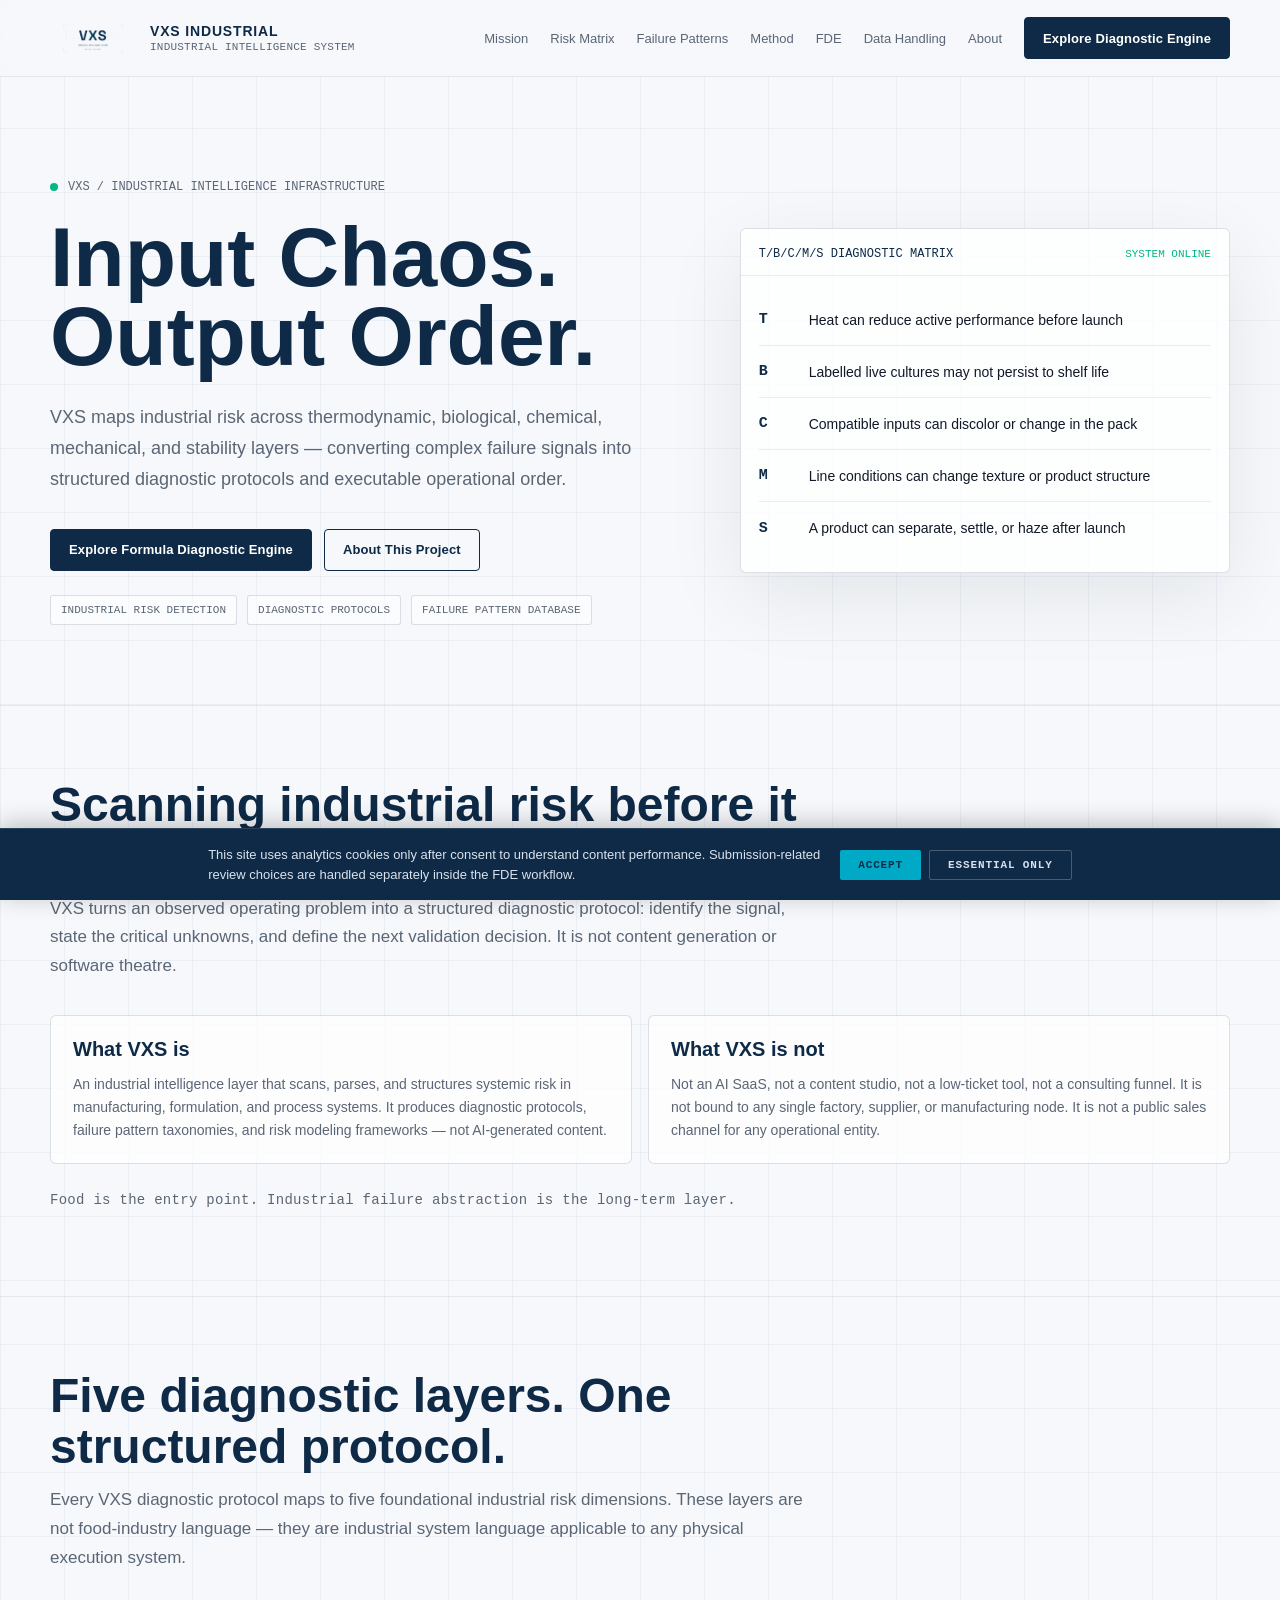
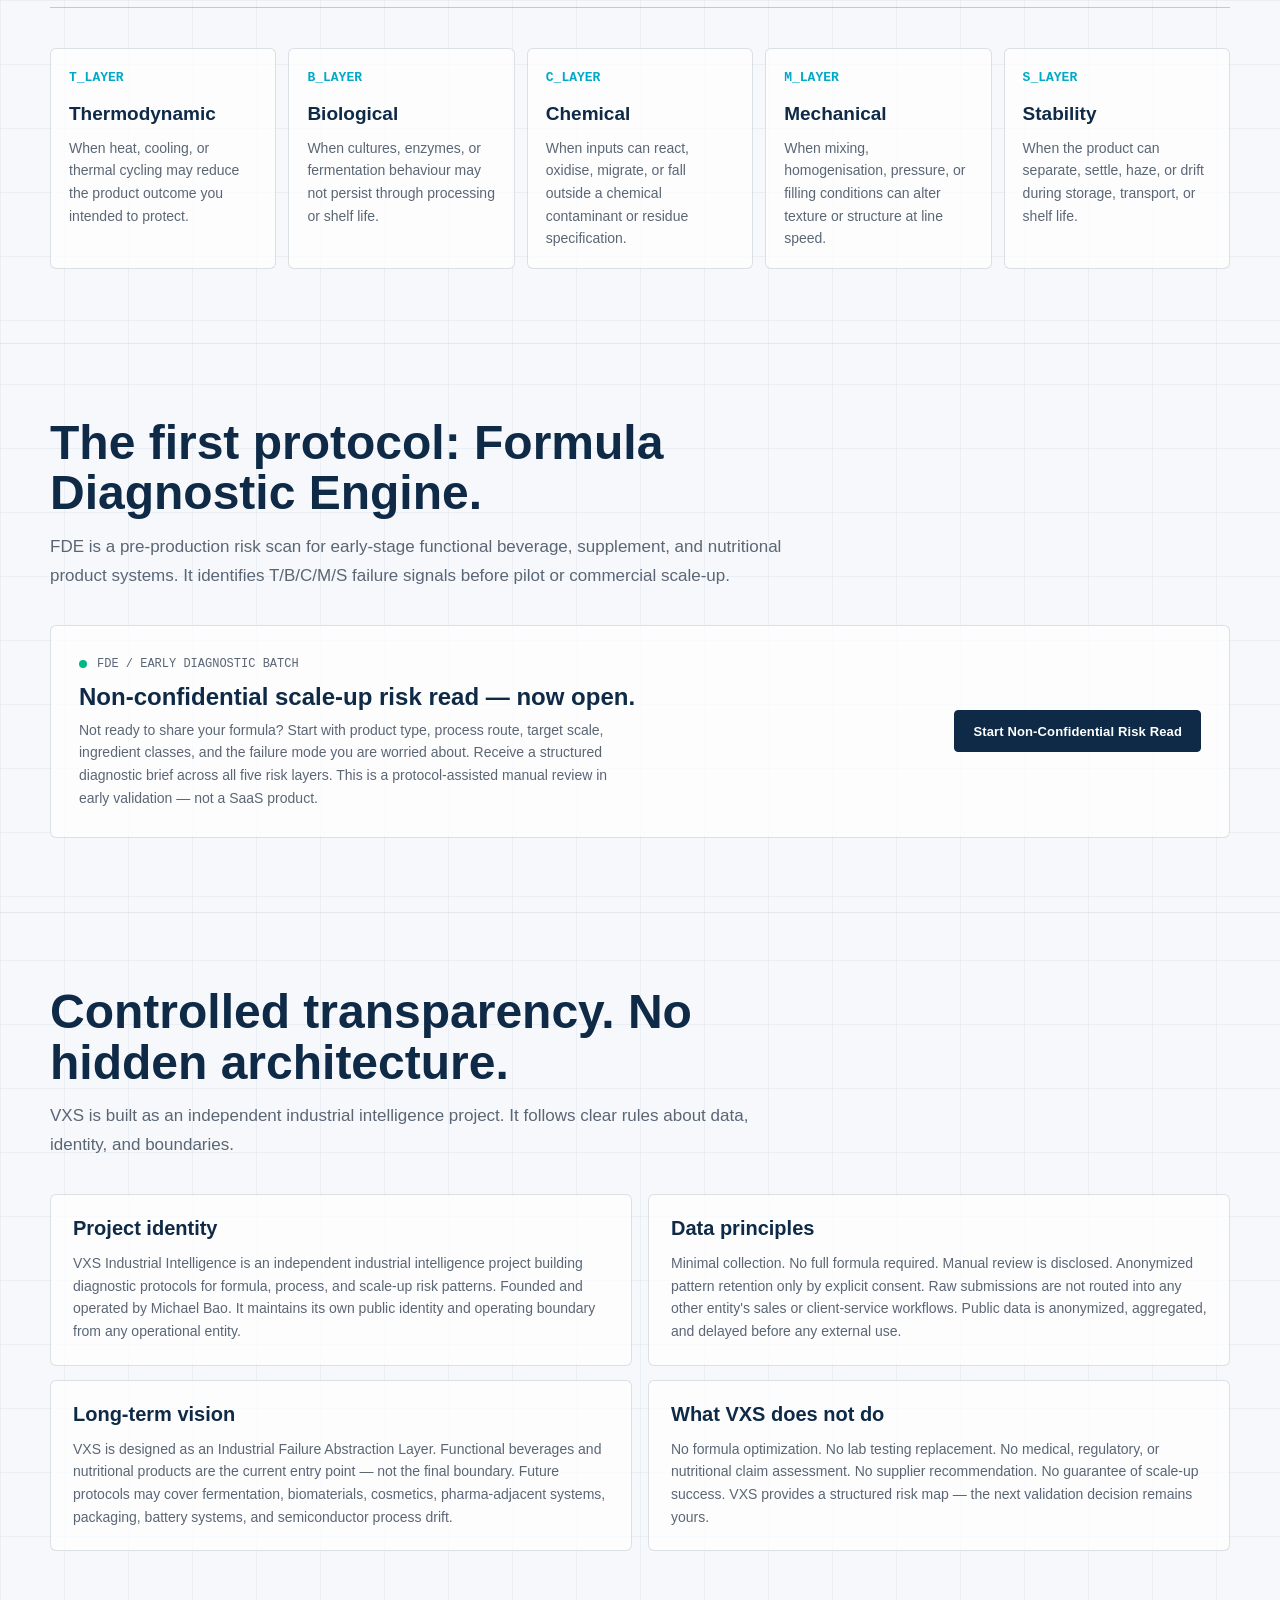
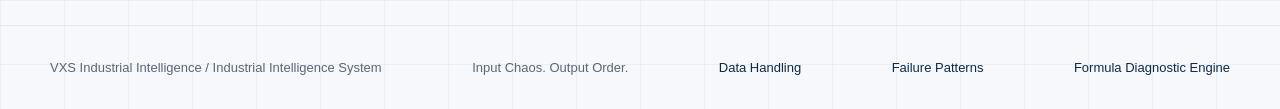
<file: index.html>
<!DOCTYPE html>
<html lang="en">
<head>
  <meta charset="UTF-8">
  <meta name="viewport" content="width=device-width, initial-scale=1.0">
  <meta name="google-site-verification" content="2wrbkZlqLYXuWYV8L_KPEs2yA88-Ur84__uRXhDDz9E">
  <title>VXS Industrial Intelligence | Input Chaos. Output Order.</title>
  <meta name="description" content="VXS is an industrial intelligence infrastructure for detecting thermodynamic, biological, chemical, mechanical, and stability failure patterns before scale-up.">
  <link rel="canonical" href="https://vxs.systems/">
  <meta property="og:type" content="website">
  <meta property="og:title" content="VXS Industrial Intelligence | Input Chaos. Output Order.">
  <meta property="og:description" content="Industrial intelligence infrastructure for detecting thermodynamic, biological, chemical, mechanical, and stability failure patterns before scale-up.">
  <meta property="og:url" content="https://vxs.systems/">
  <meta property="og:site_name" content="VXS Industrial Intelligence">
  <meta property="og:image" content="https://vxs.systems/assets/vxs_logo_mark_v2.3_transparent.png">
  <meta name="twitter:card" content="summary_large_image">
  <meta name="twitter:title" content="VXS Industrial Intelligence | Input Chaos. Output Order.">
  <meta name="twitter:description" content="Industrial intelligence infrastructure for detecting failure patterns before scale-up.">
  <meta name="twitter:image" content="https://vxs.systems/assets/vxs_logo_mark_v2.3_transparent.png">
  <meta name="twitter:image:alt" content="VXS Industrial Intelligence logo">
  <script type="application/ld+json">
  {
    "@context": "https://schema.org",
    "@graph": [
      {
        "@type": "Organization",
        "@id": "https://vxs.systems/#organization",
        "name": "VXS Industrial Intelligence",
        "url": "https://vxs.systems/",
        "logo": "https://vxs.systems/assets/vxs_logo_mark_v2.3_transparent.png",
        "description": "An independent industrial intelligence project building diagnostic protocols for formula, process, and scale-up risk patterns.",
        "founder": {
          "@type": "Person",
          "name": "Michael Bao"
        }
      },
      {
        "@type": "WebSite",
        "@id": "https://vxs.systems/#website",
        "url": "https://vxs.systems/",
        "name": "VXS Industrial Intelligence",
        "publisher": { "@id": "https://vxs.systems/#organization" }
      }
    ]
  }
  </script>
  <link rel="stylesheet" href="styles.css">
  <script src="gdpr.js" defer></script>
</head>
<body>
  <header class="site-header">
    <div class="shell nav">
      <a class="brand" href="#" aria-label="VXS Industrial Intelligence">
        <img class="brand-mark" src="assets/vxs_logo_mark_v2.3_transparent.png" alt="VXS">
        <span class="brand-text">
          <span class="brand-name">VXS INDUSTRIAL</span>
          <span class="brand-system">INDUSTRIAL INTELLIGENCE SYSTEM</span>
        </span>
      </a>
      <nav class="nav-links" aria-label="Primary">
        <a href="#mission">Mission</a>
        <a href="#risk-matrix">Risk Matrix</a>
        <a href="failure-patterns.html">Failure Patterns</a>
        <a href="signal-to-diagnosis.html">Method</a>
        <a href="#fde">FDE</a>
        <a href="privacy.html">Data Handling</a>
        <a href="#about">About</a>
        <a class="button" href="https://fde.vxs.systems">Explore Diagnostic Engine</a>
      </nav>
    </div>
  </header>

  <main>
    <!-- HERO -->
    <section class="hero" id="hero">
      <div class="shell hero-grid">
        <div>
          <div class="eyebrow">VXS / INDUSTRIAL INTELLIGENCE INFRASTRUCTURE</div>
          <h1>Input Chaos.<br>Output Order.</h1>
          <p class="lead">VXS maps industrial risk across thermodynamic, biological, chemical, mechanical, and stability layers — converting complex failure signals into structured diagnostic protocols and executable operational order.</p>
          <div class="hero-actions">
            <a class="button" href="https://fde.vxs.systems">Explore Formula Diagnostic Engine</a>
            <a class="button secondary" href="#about">About This Project</a>
          </div>
          <div class="tag-row">
            <span class="tag">INDUSTRIAL RISK DETECTION</span>
            <span class="tag">DIAGNOSTIC PROTOCOLS</span>
            <span class="tag">FAILURE PATTERN DATABASE</span>
          </div>
        </div>
        <aside class="scan-panel" aria-label="Risk matrix scan panel">
          <div class="panel-header">
            <span class="panel-title">T/B/C/M/S DIAGNOSTIC MATRIX</span>
            <span class="status-pill">SYSTEM ONLINE</span>
          </div>
          <div class="risk-stack">
            <div class="risk-row">
              <span class="risk-code">T</span>
              <span class="risk-name">Heat can reduce active performance before launch</span>
            </div>
            <div class="risk-row">
              <span class="risk-code">B</span>
              <span class="risk-name">Labelled live cultures may not persist to shelf life</span>
            </div>
            <div class="risk-row">
              <span class="risk-code">C</span>
              <span class="risk-name">Compatible inputs can discolor or change in the pack</span>
            </div>
            <div class="risk-row">
              <span class="risk-code">M</span>
              <span class="risk-name">Line conditions can change texture or product structure</span>
            </div>
            <div class="risk-row">
              <span class="risk-code">S</span>
              <span class="risk-name">A product can separate, settle, or haze after launch</span>
            </div>
          </div>
        </aside>
      </div>
    </section>

    <!-- MISSION -->
    <section class="section" id="mission">
      <div class="shell">
        <div class="section-heading">
          <h2>Scanning industrial risk before it becomes expensive failure.</h2>
          <p>VXS turns an observed operating problem into a structured diagnostic protocol: identify the signal, state the critical unknowns, and define the next validation decision. It is not content generation or software theatre.</p>
        </div>
        <div class="two-col">
          <article class="text-card">
            <h3>What VXS is</h3>
            <p>An industrial intelligence layer that scans, parses, and structures systemic risk in manufacturing, formulation, and process systems. It produces diagnostic protocols, failure pattern taxonomies, and risk modeling frameworks — not AI-generated content.</p>
          </article>
          <article class="text-card">
            <h3>What VXS is not</h3>
            <p>Not an AI SaaS, not a content studio, not a low-ticket tool, not a consulting funnel. It is not bound to any single factory, supplier, or manufacturing node. It is not a public sales channel for any operational entity.</p>
          </article>
        </div>
        <p style="margin-top:28px;color:var(--structural-gray);font-size:14px;font-family:'IBM Plex Mono',monospace;letter-spacing:0.02em;">
          Food is the entry point. Industrial failure abstraction is the long-term layer.
        </p>
      </div>
    </section>

    <!-- RISK MATRIX -->
    <section class="section" id="risk-matrix">
      <div class="shell">
        <div class="section-heading">
          <h2>Five diagnostic layers. One structured protocol.</h2>
          <p>Every VXS diagnostic protocol maps to five foundational industrial risk dimensions. These layers are not food-industry language — they are industrial system language applicable to any physical execution system.</p>
        </div>
        <div class="alignment-accent"></div>
        <div class="matrix">
          <article class="matrix-card">
            <span class="matrix-code">T_LAYER</span>
            <h3>Thermodynamic</h3>
            <p>When heat, cooling, or thermal cycling may reduce the product outcome you intended to protect.</p>
          </article>
          <article class="matrix-card">
            <span class="matrix-code">B_LAYER</span>
            <h3>Biological</h3>
            <p>When cultures, enzymes, or fermentation behaviour may not persist through processing or shelf life.</p>
          </article>
          <article class="matrix-card">
            <span class="matrix-code">C_LAYER</span>
            <h3>Chemical</h3>
            <p>When inputs can react, oxidise, migrate, or fall outside a chemical contaminant or residue specification.</p>
          </article>
          <article class="matrix-card">
            <span class="matrix-code">M_LAYER</span>
            <h3>Mechanical</h3>
            <p>When mixing, homogenisation, pressure, or filling conditions can alter texture or structure at line speed.</p>
          </article>
          <article class="matrix-card">
            <span class="matrix-code">S_LAYER</span>
            <h3>Stability</h3>
            <p>When the product can separate, settle, haze, or drift during storage, transport, or shelf life.</p>
          </article>
        </div>
      </div>
    </section>

    <!-- FDE ENTRY -->
    <section class="section" id="fde">
      <div class="shell">
        <div class="section-heading">
          <h2>The first protocol: Formula Diagnostic Engine.</h2>
          <p>FDE is a pre-production risk scan for early-stage functional beverage, supplement, and nutritional product systems. It identifies T/B/C/M/S failure signals before pilot or commercial scale-up.</p>
        </div>
        <div class="fde-callout">
          <div>
            <div class="eyebrow">FDE / EARLY DIAGNOSTIC BATCH</div>
            <h3>Non-confidential scale-up risk read — now open.</h3>
            <p>Not ready to share your formula? Start with product type, process route, target scale, ingredient classes, and the failure mode you are worried about. Receive a structured diagnostic brief across all five risk layers. This is a protocol-assisted manual review in early validation — not a SaaS product.</p>
          </div>
          <a class="button" href="https://fde.vxs.systems">Start Non-Confidential Risk Read</a>
        </div>
      </div>
    </section>

    <!-- ABOUT -->
    <section class="section" id="about">
      <div class="shell">
        <div class="section-heading">
          <h2>Controlled transparency. No hidden architecture.</h2>
          <p>VXS is built as an independent industrial intelligence project. It follows clear rules about data, identity, and boundaries.</p>
        </div>
        <div class="two-col">
          <article class="text-card">
            <h3>Project identity</h3>
            <p>VXS Industrial Intelligence is an independent industrial intelligence project building diagnostic protocols for formula, process, and scale-up risk patterns. Founded and operated by Michael Bao. It maintains its own public identity and operating boundary from any operational entity.</p>
          </article>
          <article class="text-card">
            <h3>Data principles</h3>
            <p>Minimal collection. No full formula required. Manual review is disclosed. Anonymized pattern retention only by explicit consent. Raw submissions are not routed into any other entity's sales or client-service workflows. Public data is anonymized, aggregated, and delayed before any external use.</p>
          </article>
        </div>
        <div class="two-col" style="margin-top: 14px;">
          <article class="text-card">
            <h3>Long-term vision</h3>
            <p>VXS is designed as an Industrial Failure Abstraction Layer. Functional beverages and nutritional products are the current entry point — not the final boundary. Future protocols may cover fermentation, biomaterials, cosmetics, pharma-adjacent systems, packaging, battery systems, and semiconductor process drift.</p>
          </article>
          <article class="text-card">
            <h3>What VXS does not do</h3>
            <p>No formula optimization. No lab testing replacement. No medical, regulatory, or nutritional claim assessment. No supplier recommendation. No guarantee of scale-up success. VXS provides a structured risk map — the next validation decision remains yours.</p>
          </article>
        </div>
      </div>
    </section>
  </main>

  <footer class="site-footer">
    <div class="shell footer-grid">
      <span>VXS Industrial Intelligence / Industrial Intelligence System</span>
      <span>Input Chaos. Output Order.</span>
      <span><a href="privacy.html">Data Handling</a></span>
      <span><a href="failure-patterns.html">Failure Patterns</a></span>
      <span><a href="https://fde.vxs.systems">Formula Diagnostic Engine</a></span>
    </div>
  </footer>
</body>
</html>
</file>
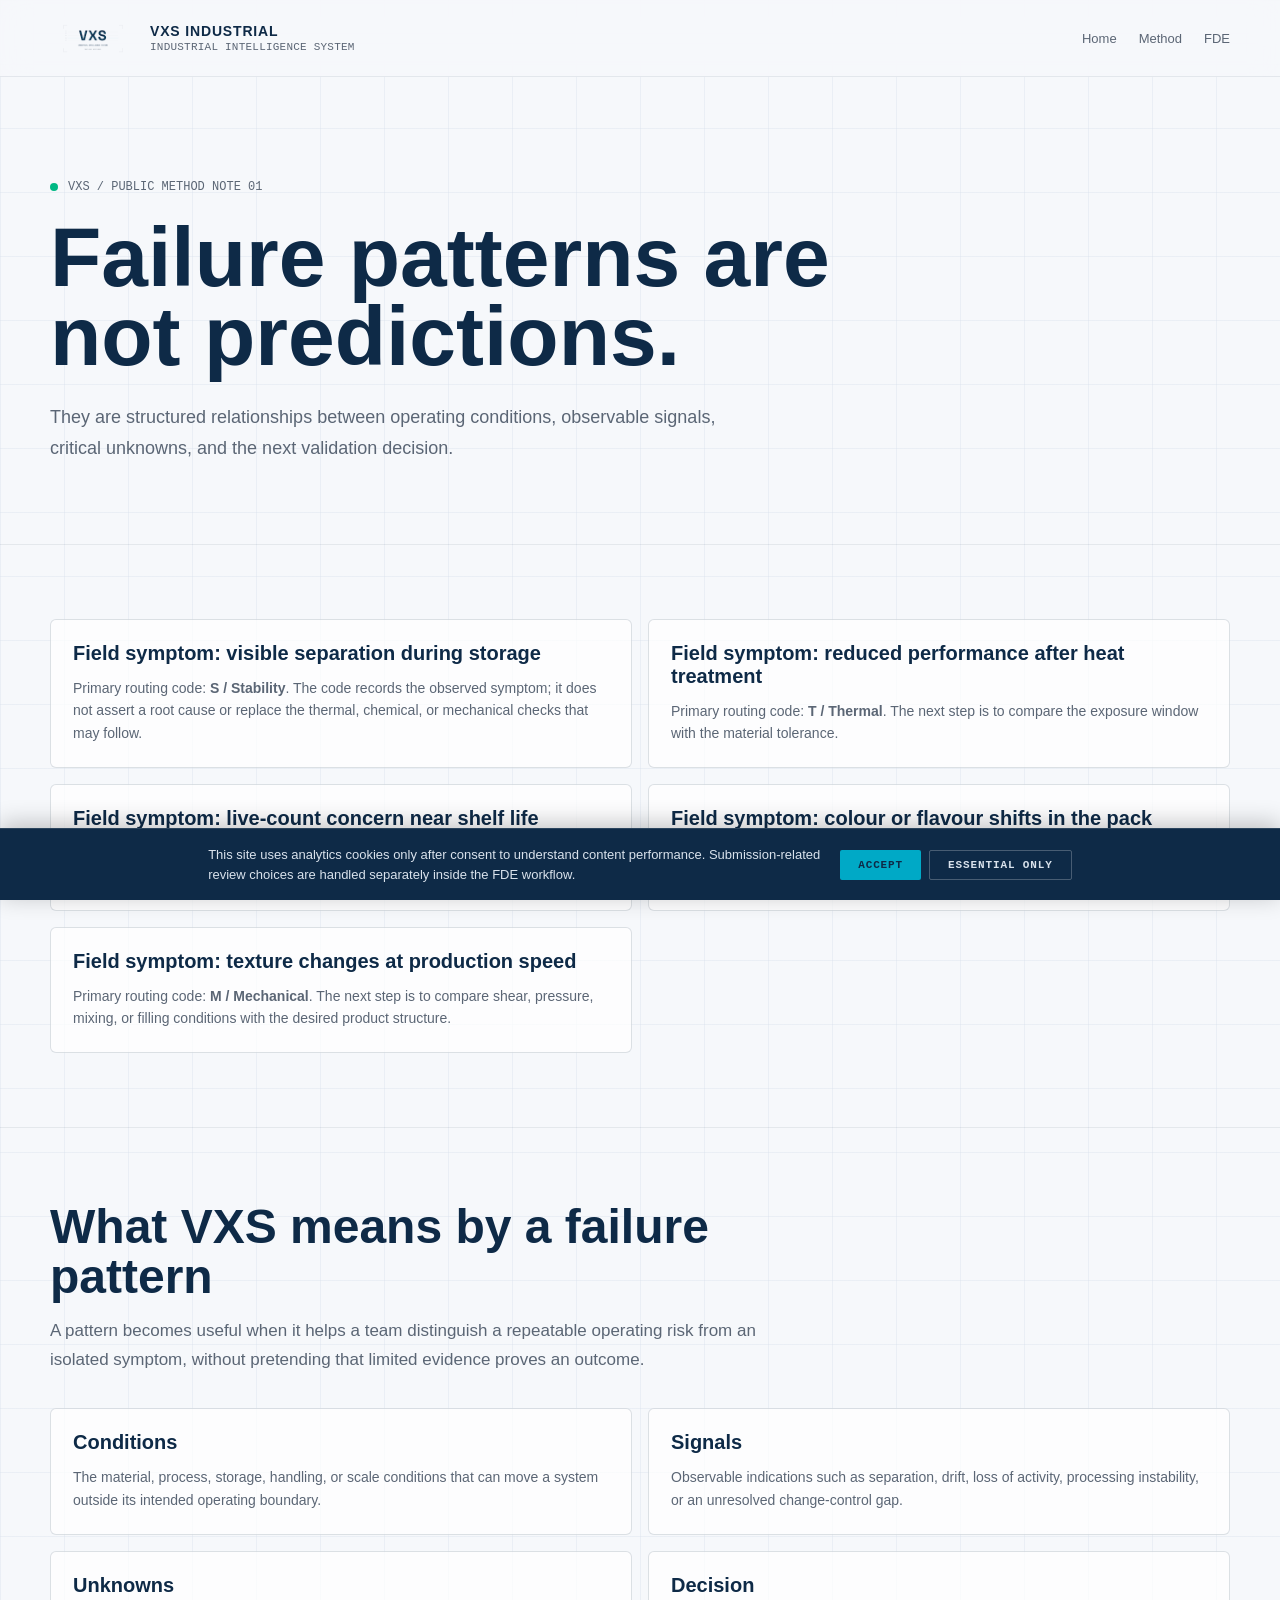
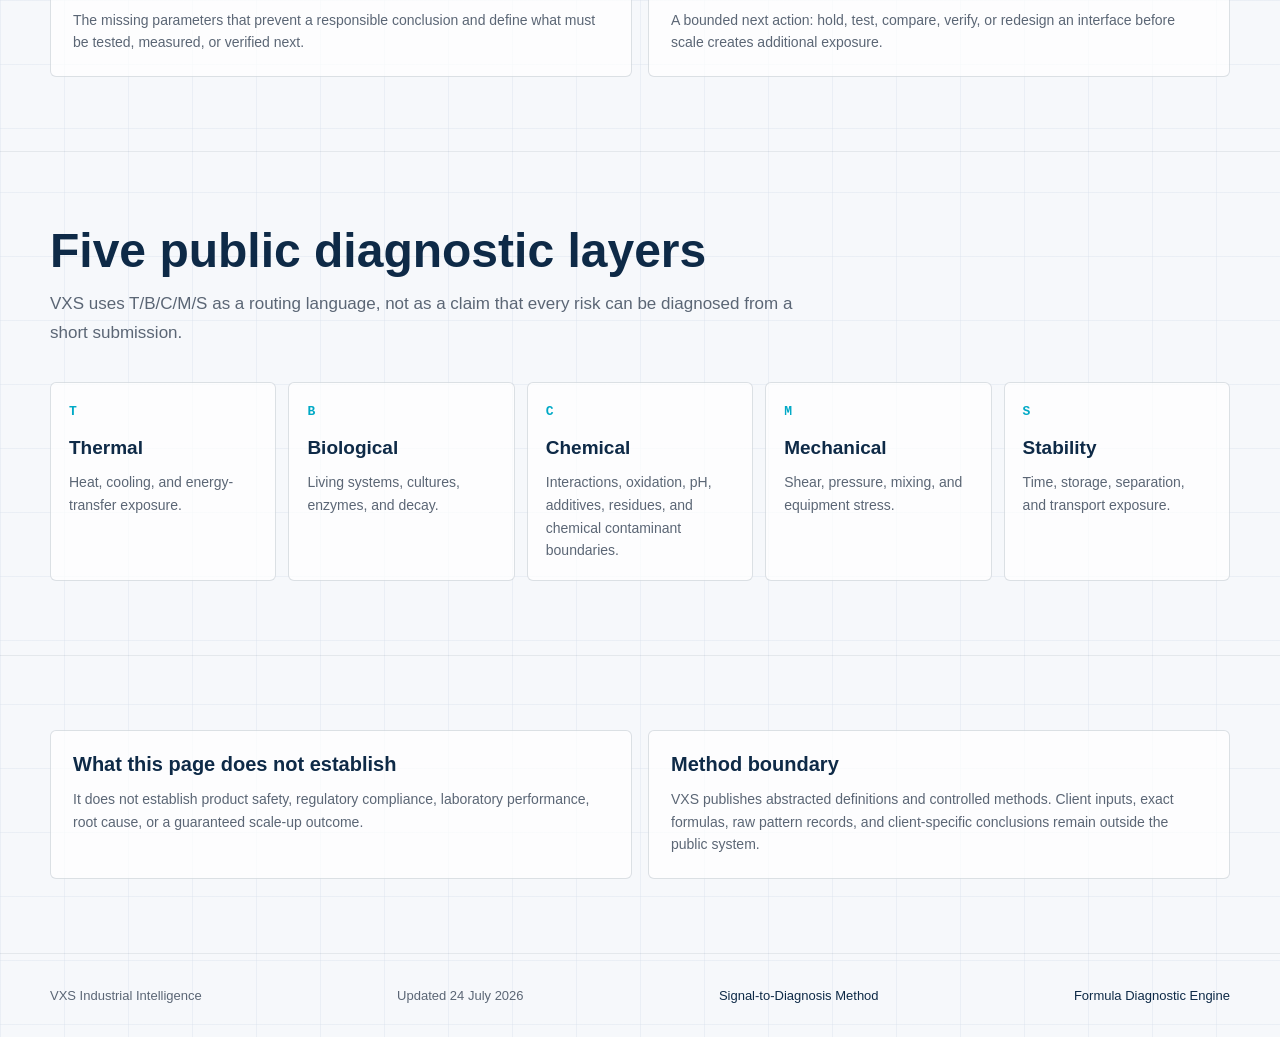
<file: failure-patterns.html>
<!doctype html>
<html lang="en">
  <head>
    <meta charset="UTF-8" />
    <meta name="viewport" content="width=device-width, initial-scale=1.0" />
    <title>
      Failure Patterns: A VXS Definition | VXS Industrial Intelligence
    </title>
    <meta
      name="description"
      content="How VXS defines a failure pattern: a repeatable relationship between operating conditions, observable signals, and a validation decision."
    />
    <link rel="canonical" href="https://vxs.systems/failure-patterns.html" />
    <meta property="og:type" content="article" />
    <meta
      property="og:title"
      content="Failure Patterns: A VXS Definition | VXS Industrial Intelligence"
    />
    <meta
      property="og:description"
      content="A controlled definition of observable industrial failure patterns and their diagnostic limits."
    />
    <meta
      property="og:url"
      content="https://vxs.systems/failure-patterns.html"
    />
    <meta
      property="og:image"
      content="https://vxs.systems/assets/vxs_logo_mark_v2.3_transparent.png"
    />
    <meta name="twitter:card" content="summary_large_image" />
    <meta
      name="twitter:title"
      content="Failure Patterns: A VXS Definition | VXS Industrial Intelligence"
    />
    <meta
      name="twitter:description"
      content="A controlled definition of observable industrial failure patterns and their diagnostic limits."
    />
    <meta
      name="twitter:image"
      content="https://vxs.systems/assets/vxs_logo_mark_v2.3_transparent.png"
    />
    <script type="application/ld+json">
      {
        "@context": "https://schema.org",
        "@type": "Article",
        "headline": "Failure Patterns: A VXS Definition",
        "description": "How VXS defines a failure pattern: a repeatable relationship between operating conditions, observable signals, and a validation decision.",
        "dateModified": "2026-07-24",
        "author": {
          "@type": "Organization",
          "name": "VXS Industrial Intelligence"
        },
        "publisher": {
          "@type": "Organization",
          "name": "VXS Industrial Intelligence",
          "url": "https://vxs.systems/"
        },
        "mainEntityOfPage": "https://vxs.systems/failure-patterns.html"
      }
    </script>
    <link rel="stylesheet" href="styles.css" />
    <script src="gdpr.js" defer></script>
  </head>
  <body>
    <header class="site-header">
      <div class="shell nav">
        <a
          class="brand"
          href="index.html"
          aria-label="VXS Industrial Intelligence home"
          ><img
            class="brand-mark"
            src="assets/vxs_logo_mark_v2.3_transparent.png"
            alt="VXS"
          /><span class="brand-text"
            ><span class="brand-name">VXS INDUSTRIAL</span
            ><span class="brand-system"
              >INDUSTRIAL INTELLIGENCE SYSTEM</span
            ></span
          ></a
        >
        <nav class="nav-links" aria-label="Primary">
          <a href="index.html">Home</a
          ><a href="signal-to-diagnosis.html">Method</a
          ><a href="https://fde.vxs.systems">FDE</a>
        </nav>
      </div>
    </header>
    <main>
      <section class="hero">
        <div class="shell">
          <div class="eyebrow">VXS / PUBLIC METHOD NOTE 01</div>
          <h1>Failure patterns are not predictions.</h1>
          <p class="lead">
            They are structured relationships between operating conditions,
            observable signals, critical unknowns, and the next validation
            decision.
          </p>
      </div>
    </section>
    <section class="section">
      <div class="shell two-col">
        <article class="text-card">
          <h3>Field symptom: visible separation during storage</h3>
          <p>Primary routing code: <strong>S / Stability</strong>. The code records the observed symptom; it does not assert a root cause or replace the thermal, chemical, or mechanical checks that may follow.</p>
        </article>
        <article class="text-card">
          <h3>Field symptom: reduced performance after heat treatment</h3>
          <p>Primary routing code: <strong>T / Thermal</strong>. The next step is to compare the exposure window with the material tolerance.</p>
        </article>
        <article class="text-card">
          <h3>Field symptom: live-count concern near shelf life</h3>
          <p>Primary routing code: <strong>B / Biological</strong>. The next step is to identify the viability check needed across the intended shelf-life window.</p>
        </article>
        <article class="text-card">
          <h3>Field symptom: colour or flavour shifts in the pack</h3>
          <p>Primary routing code: <strong>C / Chemical</strong>. The next step is to test the relevant interaction, oxidation, or compatibility condition.</p>
        </article>
        <article class="text-card">
          <h3>Field symptom: texture changes at production speed</h3>
          <p>Primary routing code: <strong>M / Mechanical</strong>. The next step is to compare shear, pressure, mixing, or filling conditions with the desired product structure.</p>
        </article>
      </div>
    </section>
    <section class="section">
        <div class="shell">
          <div class="section-heading">
            <h2>What VXS means by a failure pattern</h2>
            <p>
              A pattern becomes useful when it helps a team distinguish a
              repeatable operating risk from an isolated symptom, without
              pretending that limited evidence proves an outcome.
            </p>
          </div>
          <div class="two-col">
            <article class="text-card">
              <h3>Conditions</h3>
              <p>
                The material, process, storage, handling, or scale conditions
                that can move a system outside its intended operating boundary.
              </p>
            </article>
            <article class="text-card">
              <h3>Signals</h3>
              <p>
                Observable indications such as separation, drift, loss of
                activity, processing instability, or an unresolved
                change-control gap.
              </p>
            </article>
            <article class="text-card">
              <h3>Unknowns</h3>
              <p>
                The missing parameters that prevent a responsible conclusion and
                define what must be tested, measured, or verified next.
              </p>
            </article>
            <article class="text-card">
              <h3>Decision</h3>
              <p>
                A bounded next action: hold, test, compare, verify, or redesign
                an interface before scale creates additional exposure.
              </p>
            </article>
          </div>
        </div>
      </section>
      <section class="section">
        <div class="shell">
          <div class="section-heading">
            <h2>Five public diagnostic layers</h2>
            <p>
              VXS uses T/B/C/M/S as a routing language, not as a claim that
              every risk can be diagnosed from a short submission.
            </p>
          </div>
          <div class="matrix">
            <article class="matrix-card">
              <span class="matrix-code">T</span>
              <h3>Thermal</h3>
              <p>Heat, cooling, and energy-transfer exposure.</p>
            </article>
            <article class="matrix-card">
              <span class="matrix-code">B</span>
              <h3>Biological</h3>
              <p>Living systems, cultures, enzymes, and decay.</p>
            </article>
            <article class="matrix-card">
              <span class="matrix-code">C</span>
              <h3>Chemical</h3>
              <p>Interactions, oxidation, pH, additives, residues, and chemical contaminant boundaries.</p>
            </article>
            <article class="matrix-card">
              <span class="matrix-code">M</span>
              <h3>Mechanical</h3>
              <p>Shear, pressure, mixing, and equipment stress.</p>
            </article>
            <article class="matrix-card">
              <span class="matrix-code">S</span>
              <h3>Stability</h3>
              <p>Time, storage, separation, and transport exposure.</p>
            </article>
          </div>
        </div>
      </section>
      <section class="section">
        <div class="shell two-col">
          <article class="text-card">
            <h3>What this page does not establish</h3>
            <p>
              It does not establish product safety, regulatory compliance,
              laboratory performance, root cause, or a guaranteed scale-up
              outcome.
            </p>
          </article>
          <article class="text-card">
            <h3>Method boundary</h3>
            <p>
              VXS publishes abstracted definitions and controlled methods.
              Client inputs, exact formulas, raw pattern records, and
              client-specific conclusions remain outside the public system.
            </p>
          </article>
        </div>
      </section>
    </main>
    <footer class="site-footer">
      <div class="shell footer-grid">
        <span>VXS Industrial Intelligence</span><span>Updated 24 July 2026</span
        ><span
          ><a href="signal-to-diagnosis.html"
            >Signal-to-Diagnosis Method</a
          ></span
        ><span
          ><a href="https://fde.vxs.systems">Formula Diagnostic Engine</a></span
        >
      </div>
    </footer>
  </body>
</html>
</file>
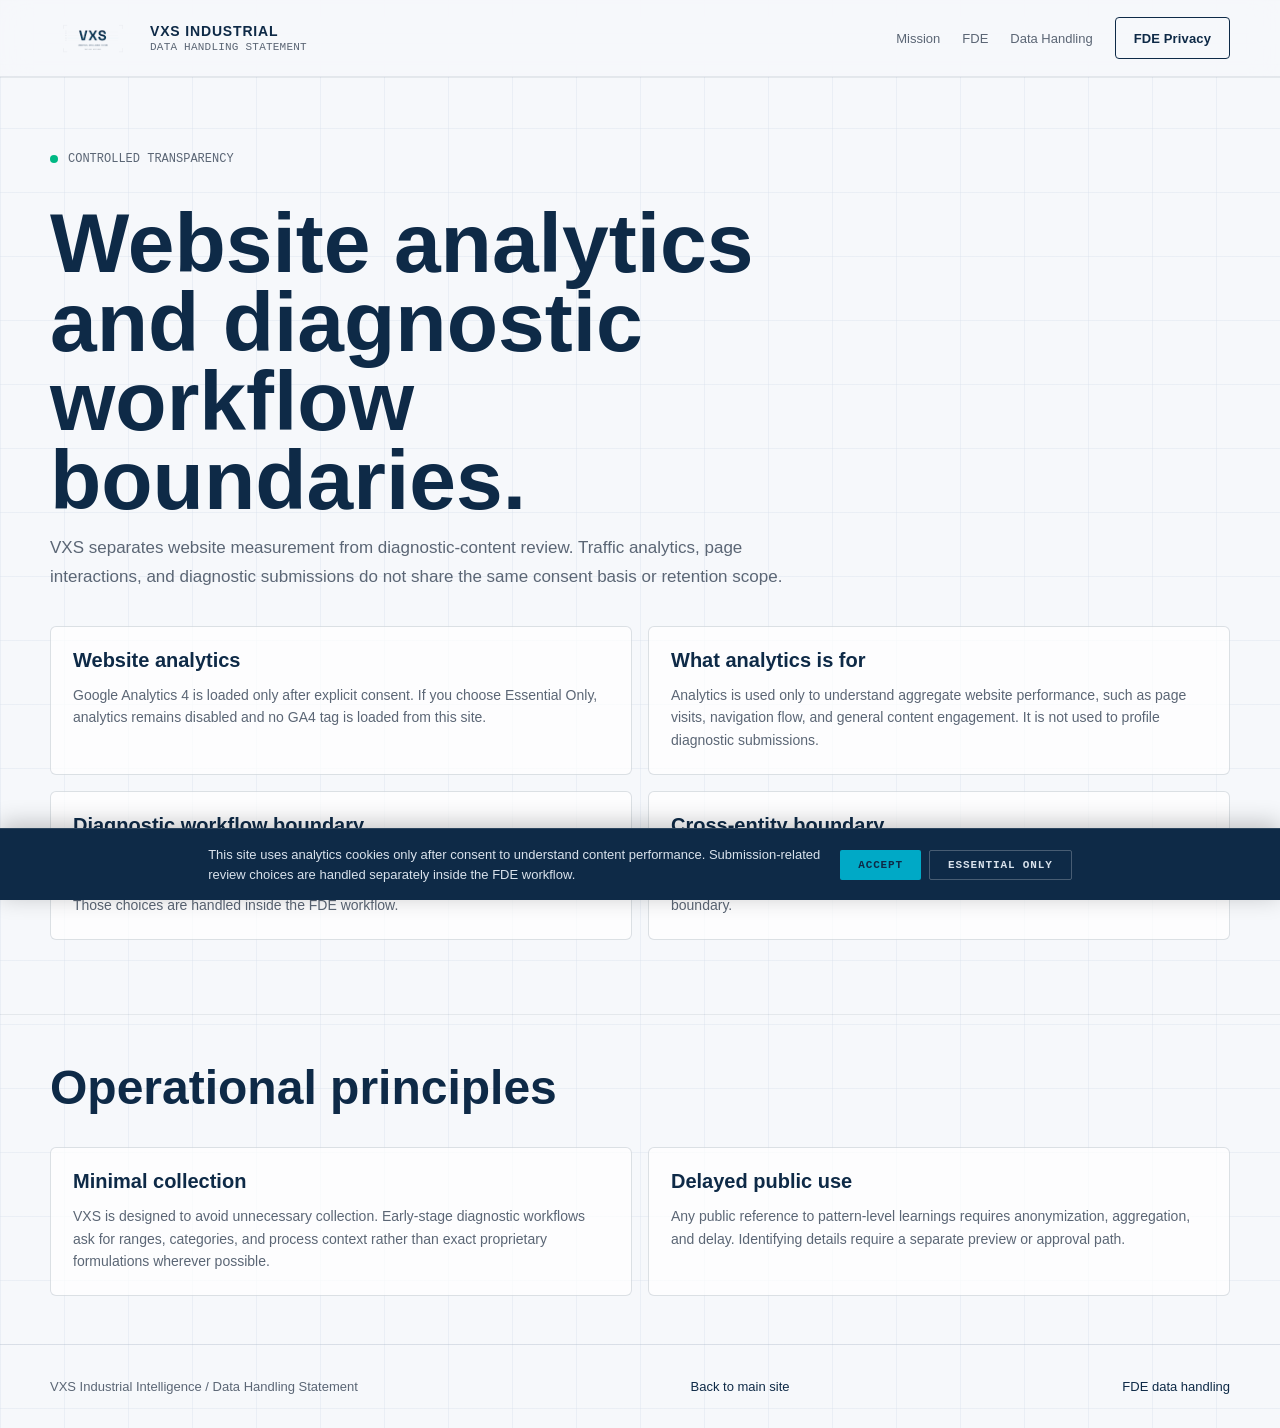
<file: privacy.html>
<!DOCTYPE html>
<html lang="en">
<head>
  <meta charset="UTF-8">
  <meta name="viewport" content="width=device-width, initial-scale=1.0">
  <title>Data Handling | VXS Industrial Intelligence</title>
  <meta name="description" content="How VXS Industrial Intelligence separates website analytics consent from diagnostic workflow data handling.">
  <meta name="robots" content="noindex,follow">
  <link rel="canonical" href="https://vxs.systems/privacy.html">
  <meta property="og:type" content="website">
  <meta property="og:title" content="Data Handling | VXS Industrial Intelligence">
  <meta property="og:description" content="How VXS Industrial Intelligence separates website analytics consent from diagnostic workflow data handling.">
  <meta property="og:url" content="https://vxs.systems/privacy.html">
  <meta property="og:site_name" content="VXS Industrial Intelligence">
  <meta property="og:image" content="https://vxs.systems/assets/vxs_logo_mark_v2.3_transparent.png">
  <meta name="twitter:card" content="summary_large_image">
  <meta name="twitter:title" content="Data Handling | VXS Industrial Intelligence">
  <meta name="twitter:description" content="How VXS handles diagnostic submissions and analytics consent.">
  <meta name="twitter:image" content="https://vxs.systems/assets/vxs_logo_mark_v2.3_transparent.png">
  <meta name="twitter:image:alt" content="VXS Industrial Intelligence logo">
  <script type="application/ld+json">
  {
    "@context": "https://schema.org",
    "@type": "WebPage",
    "name": "Data Handling | VXS Industrial Intelligence",
    "url": "https://vxs.systems/privacy.html",
    "isPartOf": { "@id": "https://vxs.systems/#website" }
  }
  </script>
  <link rel="stylesheet" href="styles.css">
  <script src="gdpr.js" defer></script>
</head>
<body>
  <header class="site-header">
    <div class="shell nav">
      <a class="brand" href="index.html" aria-label="VXS Industrial Intelligence">
        <img class="brand-mark" src="assets/vxs_logo_mark_v2.3_transparent.png" alt="VXS">
        <span class="brand-text">
          <span class="brand-name">VXS INDUSTRIAL</span>
          <span class="brand-system">DATA HANDLING STATEMENT</span>
        </span>
      </a>
      <nav class="nav-links" aria-label="Primary">
        <a href="index.html#mission">Mission</a>
        <a href="index.html#fde">FDE</a>
        <a href="privacy.html">Data Handling</a>
        <a class="button secondary" href="https://fde.vxs.systems/privacy.html">FDE Privacy</a>
      </nav>
    </div>
  </header>

  <main>
    <section class="section">
      <div class="shell">
        <div class="section-heading">
          <div class="eyebrow">CONTROLLED TRANSPARENCY</div>
          <h1>Website analytics and diagnostic workflow boundaries.</h1>
          <p>VXS separates website measurement from diagnostic-content review. Traffic analytics, page interactions, and diagnostic submissions do not share the same consent basis or retention scope.</p>
        </div>
        <div class="two-col">
          <article class="text-card">
            <h3>Website analytics</h3>
            <p>Google Analytics 4 is loaded only after explicit consent. If you choose Essential Only, analytics remains disabled and no GA4 tag is loaded from this site.</p>
          </article>
          <article class="text-card">
            <h3>What analytics is for</h3>
            <p>Analytics is used only to understand aggregate website performance, such as page visits, navigation flow, and general content engagement. It is not used to profile diagnostic submissions.</p>
          </article>
          <article class="text-card">
            <h3>Diagnostic workflow boundary</h3>
            <p>The Formula Diagnostic Engine uses separate submission-level consents for manual review, anonymized aggregate pattern retention, and optional public case reference. Those choices are handled inside the FDE workflow.</p>
          </article>
          <article class="text-card">
            <h3>Cross-entity boundary</h3>
            <p>Raw diagnostic submissions are not routed into any other entity's sales or client-service workflows. VXS maintains its own protocol, identity, and data-handling boundary.</p>
          </article>
        </div>
      </div>
    </section>

    <section class="section compact">
      <div class="shell">
        <div class="section-heading">
          <h2>Operational principles</h2>
        </div>
        <div class="two-col">
          <article class="text-card">
            <h3>Minimal collection</h3>
            <p>VXS is designed to avoid unnecessary collection. Early-stage diagnostic workflows ask for ranges, categories, and process context rather than exact proprietary formulations wherever possible.</p>
          </article>
          <article class="text-card">
            <h3>Delayed public use</h3>
            <p>Any public reference to pattern-level learnings requires anonymization, aggregation, and delay. Identifying details require a separate preview or approval path.</p>
          </article>
        </div>
      </div>
    </section>
  </main>

  <footer class="site-footer">
    <div class="shell footer-grid">
      <span>VXS Industrial Intelligence / Data Handling Statement</span>
      <span><a href="index.html">Back to main site</a></span>
      <span><a href="https://fde.vxs.systems/privacy.html">FDE data handling</a></span>
    </div>
  </footer>
</body>
</html>
</file>
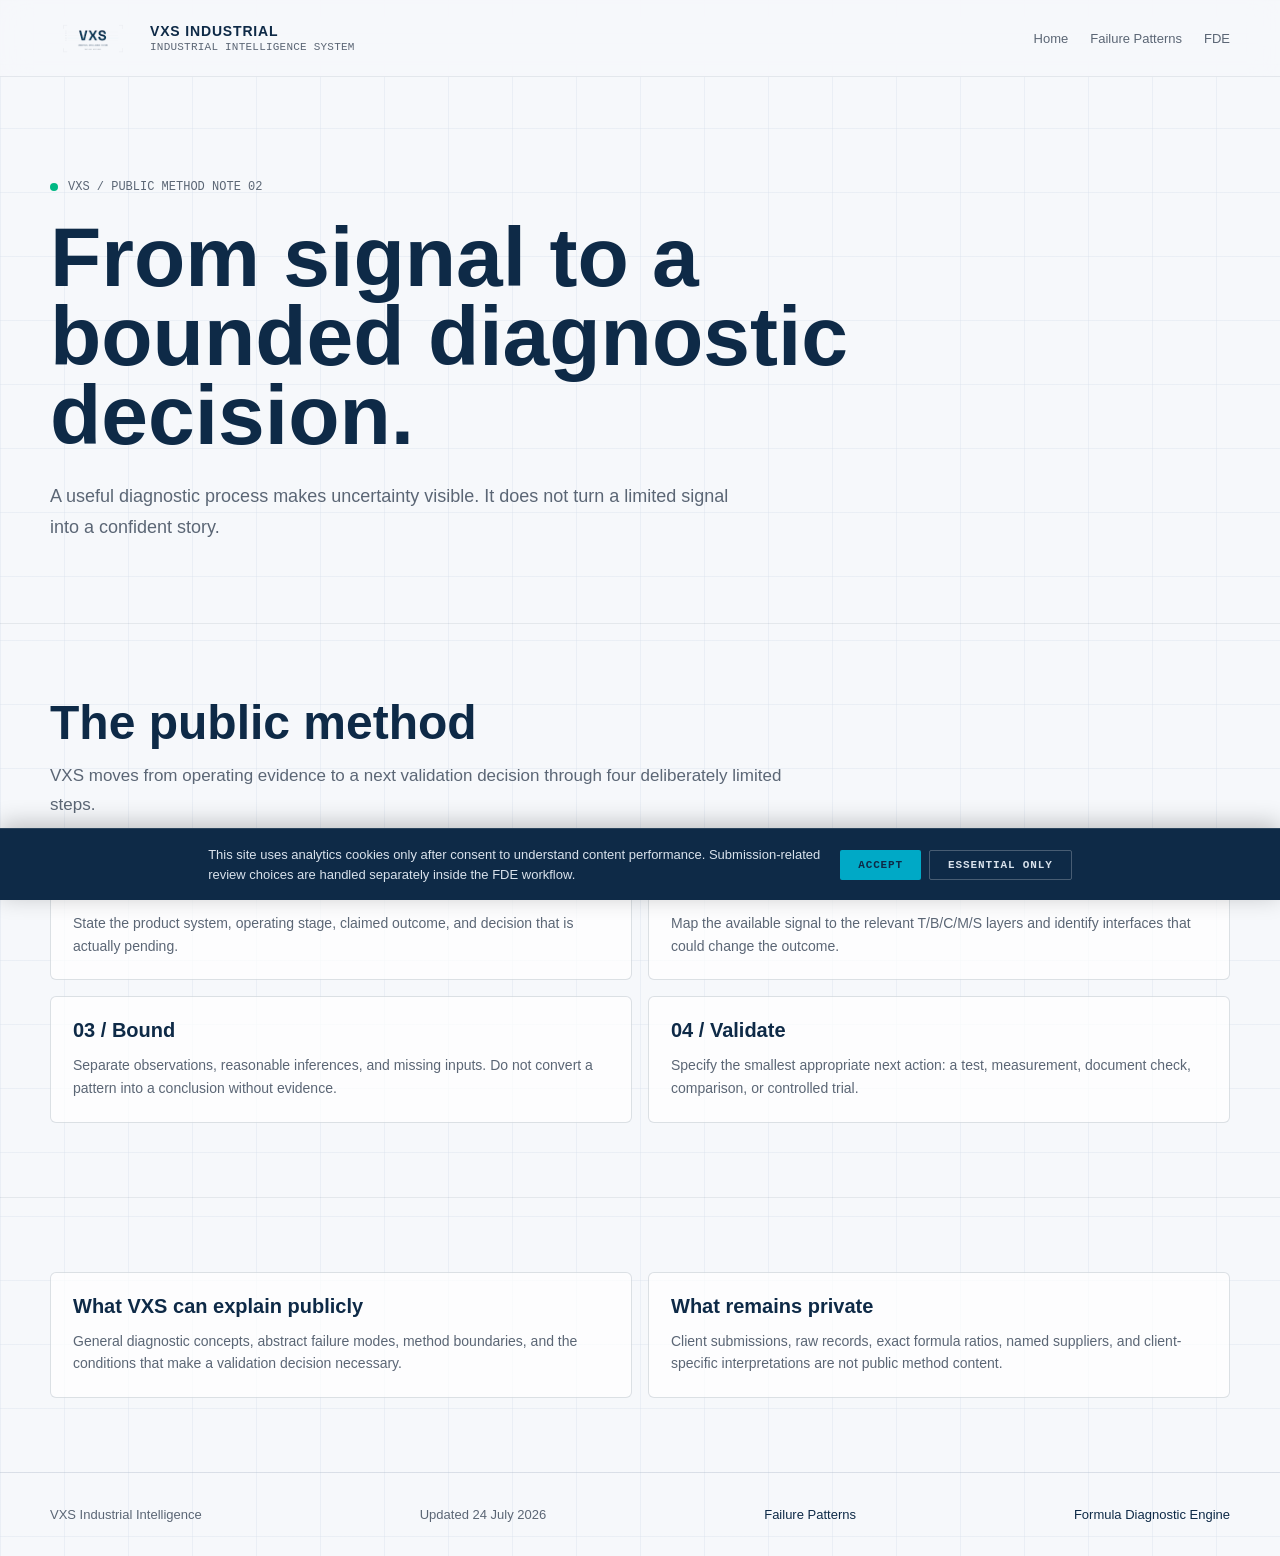
<file: signal-to-diagnosis.html>
<!doctype html>
<html lang="en">
  <head>
    <meta charset="UTF-8" />
    <meta name="viewport" content="width=device-width, initial-scale=1.0" />
    <title>
      From Signal to Diagnostic Decision | VXS Industrial Intelligence
    </title>
    <meta
      name="description"
      content="A public VXS method note on moving from a limited operating signal to a bounded validation decision without overclaiming certainty."
    />
    <link rel="canonical" href="https://vxs.systems/signal-to-diagnosis.html" />
    <meta property="og:type" content="article" />
    <meta
      property="og:title"
      content="From Signal to Diagnostic Decision | VXS Industrial Intelligence"
    />
    <meta
      property="og:description"
      content="A controlled method for turning an operating signal into a bounded validation decision."
    />
    <meta
      property="og:url"
      content="https://vxs.systems/signal-to-diagnosis.html"
    />
    <meta name="twitter:card" content="summary" />
    <meta
      name="twitter:title"
      content="From Signal to Diagnostic Decision | VXS Industrial Intelligence"
    />
    <meta
      name="twitter:description"
      content="A controlled method for turning an operating signal into a bounded validation decision."
    />
    <script type="application/ld+json">
      {
        "@context": "https://schema.org",
        "@type": "Article",
        "headline": "From Signal to Diagnostic Decision",
        "dateModified": "2026-07-24",
        "author": {
          "@type": "Organization",
          "name": "VXS Industrial Intelligence"
        },
        "mainEntityOfPage": "https://vxs.systems/signal-to-diagnosis.html"
      }
    </script>
    <link rel="stylesheet" href="styles.css" />
    <script src="gdpr.js" defer></script>
  </head>
  <body>
    <header class="site-header">
      <div class="shell nav">
        <a
          class="brand"
          href="index.html"
          aria-label="VXS Industrial Intelligence home"
          ><img
            class="brand-mark"
            src="assets/vxs_logo_mark_v2.3_transparent.png"
            alt="VXS"
          /><span class="brand-text"
            ><span class="brand-name">VXS INDUSTRIAL</span
            ><span class="brand-system"
              >INDUSTRIAL INTELLIGENCE SYSTEM</span
            ></span
          ></a
        >
        <nav class="nav-links" aria-label="Primary">
          <a href="index.html">Home</a
          ><a href="failure-patterns.html">Failure Patterns</a
          ><a href="https://fde.vxs.systems">FDE</a>
        </nav>
      </div>
    </header>
    <main>
      <section class="hero">
        <div class="shell">
          <div class="eyebrow">VXS / PUBLIC METHOD NOTE 02</div>
          <h1>From signal to a bounded diagnostic decision.</h1>
          <p class="lead">
            A useful diagnostic process makes uncertainty visible. It does not
            turn a limited signal into a confident story.
          </p>
        </div>
      </section>
      <section class="section">
        <div class="shell">
          <div class="section-heading">
            <h2>The public method</h2>
            <p>
              VXS moves from operating evidence to a next validation decision
              through four deliberately limited steps.
            </p>
          </div>
          <div class="two-col">
            <article class="text-card">
              <h3>01 / Frame</h3>
              <p>
                State the product system, operating stage, claimed outcome, and
                decision that is actually pending.
              </p>
            </article>
            <article class="text-card">
              <h3>02 / Route</h3>
              <p>
                Map the available signal to the relevant T/B/C/M/S layers and
                identify interfaces that could change the outcome.
              </p>
            </article>
            <article class="text-card">
              <h3>03 / Bound</h3>
              <p>
                Separate observations, reasonable inferences, and missing
                inputs. Do not convert a pattern into a conclusion without
                evidence.
              </p>
            </article>
            <article class="text-card">
              <h3>04 / Validate</h3>
              <p>
                Specify the smallest appropriate next action: a test,
                measurement, document check, comparison, or controlled trial.
              </p>
            </article>
          </div>
        </div>
      </section>
      <section class="section">
        <div class="shell two-col">
          <article class="text-card">
            <h3>What VXS can explain publicly</h3>
            <p>
              General diagnostic concepts, abstract failure modes, method
              boundaries, and the conditions that make a validation decision
              necessary.
            </p>
          </article>
          <article class="text-card">
            <h3>What remains private</h3>
            <p>
              Client submissions, raw records, exact formula ratios, named
              suppliers, and client-specific interpretations are not public
              method content.
            </p>
          </article>
        </div>
      </section>
    </main>
    <footer class="site-footer">
      <div class="shell footer-grid">
        <span>VXS Industrial Intelligence</span><span>Updated 24 July 2026</span
        ><span><a href="failure-patterns.html">Failure Patterns</a></span
        ><span
          ><a href="https://fde.vxs.systems">Formula Diagnostic Engine</a></span
        >
      </div>
    </footer>
  </body>
</html>
</file>
<file: styles.css>
:root {
  --industrial-white: #f6f8fb;
  --surface: #ffffff;
  --system-navy: #0e2a47;
  --graphite: #111827;
  --structural-gray: #5b6675;
  --grid-gray: #d9e2ec;
  --precision-cyan: #00a9c6;
  --signal-mint: #00b884;
  --hazard-amber: #ff8a00;
  --failure-red: #d64545;
  --border: rgba(14, 42, 71, 0.14);
  --soft-border: rgba(14, 42, 71, 0.08);
  --shadow: 0 24px 80px rgba(17, 24, 39, 0.08);
}

* { box-sizing: border-box; }

html { scroll-behavior: smooth; }

body {
  margin: 0;
  min-height: 100vh;
  font-family: "IBM Plex Sans", "Inter", "Segoe UI", Arial, sans-serif;
  color: var(--graphite);
  background:
    linear-gradient(to right, rgba(217, 226, 236, 0.42) 1px, transparent 1px),
    linear-gradient(to bottom, rgba(217, 226, 236, 0.42) 1px, transparent 1px),
    var(--industrial-white);
  background-size: 64px 64px;
}

a { color: inherit; text-decoration: none; }

/* ---- SHELL ---- */
.shell {
  width: min(1180px, calc(100vw - 40px));
  margin: 0 auto;
}

/* ---- HEADER ---- */
.site-header {
  position: sticky;
  top: 0;
  z-index: 20;
  border-bottom: 1px solid var(--soft-border);
  background: rgba(246, 248, 251, 0.88);
  backdrop-filter: blur(14px);
}

.nav {
  min-height: 76px;
  display: flex;
  align-items: center;
  justify-content: space-between;
  gap: 24px;
}

.brand {
  display: flex;
  align-items: center;
  gap: 14px;
}

.brand-mark {
  width: 86px;
  height: auto;
  display: block;
}

.brand-text {
  display: grid;
  gap: 2px;
}

.brand-name {
  font-family: "Space Grotesk", "IBM Plex Sans", sans-serif;
  font-size: 14px;
  font-weight: 700;
  letter-spacing: 0.06em;
  color: var(--system-navy);
}

.brand-system {
  font-family: "IBM Plex Mono", "SFMono-Regular", Consolas, monospace;
  font-size: 11px;
  color: var(--structural-gray);
  letter-spacing: 0.02em;
}

.nav-links {
  display: flex;
  align-items: center;
  gap: 22px;
  font-size: 13px;
  color: var(--structural-gray);
}

.nav-links a:hover { color: var(--system-navy); }

/* ---- BUTTONS ---- */
.button {
  display: inline-flex;
  align-items: center;
  justify-content: center;
  min-height: 42px;
  padding: 0 18px;
  border: 1px solid var(--system-navy);
  border-radius: 4px;
  background: var(--system-navy);
  color: #fff;
  font-size: 13px;
  font-weight: 700;
  letter-spacing: 0.01em;
  cursor: pointer;
  transition: transform 0.15s ease;
}

.button:hover { transform: translateY(-1px); }

.button.secondary {
  background: transparent;
  color: var(--system-navy);
}

.button.ghost {
  border-color: var(--border);
  background: rgba(255, 255, 255, 0.5);
  color: var(--system-navy);
}

/* ---- EYEBROW ---- */
.eyebrow {
  display: inline-flex;
  align-items: center;
  gap: 10px;
  margin-bottom: 24px;
  font-family: "IBM Plex Mono", "SFMono-Regular", Consolas, monospace;
  font-size: 12px;
  color: var(--structural-gray);
}

.eyebrow::before {
  content: "";
  width: 8px;
  height: 8px;
  background: var(--signal-mint);
  border-radius: 50%;
}

/* ---- TYPOGRAPHY ---- */
h1, h2, h3 {
  margin: 0;
  color: var(--system-navy);
  font-family: "Space Grotesk", "IBM Plex Sans", sans-serif;
  letter-spacing: 0;
}

h1 {
  max-width: 860px;
  font-size: clamp(44px, 7vw, 84px);
  line-height: 0.94;
}

h2 {
  font-size: clamp(30px, 4vw, 48px);
  line-height: 1.05;
}

h3 { font-size: 22px; }

/* ---- HERO ---- */
.hero {
  padding: 100px 0 80px;
  position: relative;
}

.hero-grid {
  display: grid;
  grid-template-columns: minmax(0, 1.08fr) minmax(340px, 0.82fr);
  gap: 44px;
  align-items: center;
}

.lead {
  max-width: 700px;
  margin: 26px 0 0;
  font-size: 18px;
  line-height: 1.72;
  color: var(--structural-gray);
}

.hero-actions {
  display: flex;
  flex-wrap: wrap;
  gap: 12px;
  margin-top: 34px;
}

.tag-row {
  display: flex;
  flex-wrap: wrap;
  gap: 10px;
  margin-top: 24px;
}

.tag {
  display: inline-flex;
  align-items: center;
  min-height: 30px;
  padding: 0 10px;
  border: 1px solid var(--border);
  border-radius: 3px;
  background: rgba(255, 255, 255, 0.54);
  font-family: "IBM Plex Mono", "SFMono-Regular", Consolas, monospace;
  font-size: 11px;
  color: var(--structural-gray);
}

/* ---- DIAGNOSTIC PANEL ---- */
.scan-panel {
  border: 1px solid var(--border);
  background: rgba(255, 255, 255, 0.78);
  box-shadow: var(--shadow);
  border-radius: 6px;
  overflow: hidden;
}

.panel-header {
  display: flex;
  align-items: center;
  justify-content: space-between;
  gap: 16px;
  padding: 18px 18px 14px;
  border-bottom: 1px solid var(--soft-border);
}

.panel-title {
  font-family: "IBM Plex Mono", "SFMono-Regular", Consolas, monospace;
  font-size: 12px;
  color: var(--system-navy);
}

.status-pill {
  font-family: "IBM Plex Mono", "SFMono-Regular", Consolas, monospace;
  font-size: 11px;
  color: var(--signal-mint);
}

.risk-stack { padding: 18px; }

.risk-row {
  display: grid;
  grid-template-columns: 36px 1fr;
  align-items: center;
  gap: 14px;
  min-height: 52px;
  border-bottom: 1px solid var(--soft-border);
}

.risk-row:last-child { border-bottom: 0; }

.risk-code {
  font-family: "IBM Plex Mono", "SFMono-Regular", Consolas, monospace;
  font-weight: 700;
  font-size: 15px;
  color: var(--system-navy);
}

.risk-name {
  font-size: 14px;
  color: var(--graphite);
}

/* ---- SECTIONS ---- */
.section {
  padding: 74px 0;
  border-top: 1px solid var(--soft-border);
}

.section.compact { padding: 48px 0; }

.section-heading {
  display: grid;
  gap: 14px;
  max-width: 760px;
  margin-bottom: 34px;
}

.section-heading h2 {
  font-size: clamp(30px, 4vw, 48px);
  line-height: 1.05;
}

.section-heading p {
  margin: 0;
  color: var(--structural-gray);
  line-height: 1.7;
  font-size: 17px;
}

/* ---- CARDS ---- */
.card {
  border: 1px solid var(--border);
  background: rgba(255, 255, 255, 0.72);
  border-radius: 6px;
}

.matrix {
  display: grid;
  grid-template-columns: repeat(5, minmax(0, 1fr));
  gap: 12px;
}

.matrix-card {
  min-height: 184px;
  padding: 18px;
  border: 1px solid var(--border);
  background: rgba(255, 255, 255, 0.72);
  border-radius: 6px;
}

.matrix-code {
  font-family: "IBM Plex Mono", "SFMono-Regular", Consolas, monospace;
  font-size: 13px;
  font-weight: 700;
  color: var(--precision-cyan);
}

.matrix-card h3 { margin-top: 18px; font-size: 19px; }

.matrix-card p {
  margin: 12px 0 0;
  color: var(--structural-gray);
  line-height: 1.62;
  font-size: 14px;
}

.two-col {
  display: grid;
  grid-template-columns: repeat(2, minmax(0, 1fr));
  gap: 16px;
}

.text-card {
  padding: 22px;
  border: 1px solid var(--border);
  background: rgba(255, 255, 255, 0.72);
  border-radius: 6px;
}

.text-card h3 { font-size: 20px; }

.text-card p {
  margin: 12px 0 0;
  color: var(--structural-gray);
  line-height: 1.62;
  font-size: 14px;
}

/* ---- FDE CALLOUT ---- */
.fde-callout {
  border: 1px solid var(--border);
  background: rgba(255, 255, 255, 0.72);
  border-radius: 6px;
  padding: 28px;
  display: grid;
  grid-template-columns: 1fr auto;
  gap: 24px;
  align-items: center;
}

.fde-callout .eyebrow { margin-bottom: 12px; }

.fde-callout h3 { font-size: 24px; margin-bottom: 8px; }

.fde-callout p {
  margin: 0;
  color: var(--structural-gray);
  line-height: 1.62;
  font-size: 14px;
  max-width: 560px;
}

/* ---- ALIGNMENT LINE ---- */
.alignment-accent {
  width: 100%;
  height: 1px;
  background: var(--precision-cyan);
  opacity: 0.38;
  margin: 0 0 40px;
}

/* ---- FOOTER ---- */
.site-footer {
  padding: 34px 0;
  border-top: 1px solid var(--soft-border);
  color: var(--structural-gray);
  font-size: 13px;
}

.footer-grid {
  display: flex;
  align-items: center;
  justify-content: space-between;
  gap: 18px;
  flex-wrap: wrap;
}

.footer-grid a { color: var(--system-navy); }
.footer-grid a:hover { text-decoration: underline; }

/* ---- RESPONSIVE ---- */
@media (max-width: 940px) {
  .hero-grid,
  .two-col,
  .fde-callout {
    grid-template-columns: 1fr;
  }

  .matrix {
    grid-template-columns: repeat(2, minmax(0, 1fr));
  }

  .nav-links { display: none; }

  .hero { padding: 68px 0 52px; }
}

@media (max-width: 620px) {
  .shell { width: min(100vw - 28px, 1180px); }

  .matrix,
  .two-col {
    grid-template-columns: 1fr;
  }

  .brand-system { display: none; }

  .footer-grid { flex-direction: column; text-align: center; }
}
</file>
